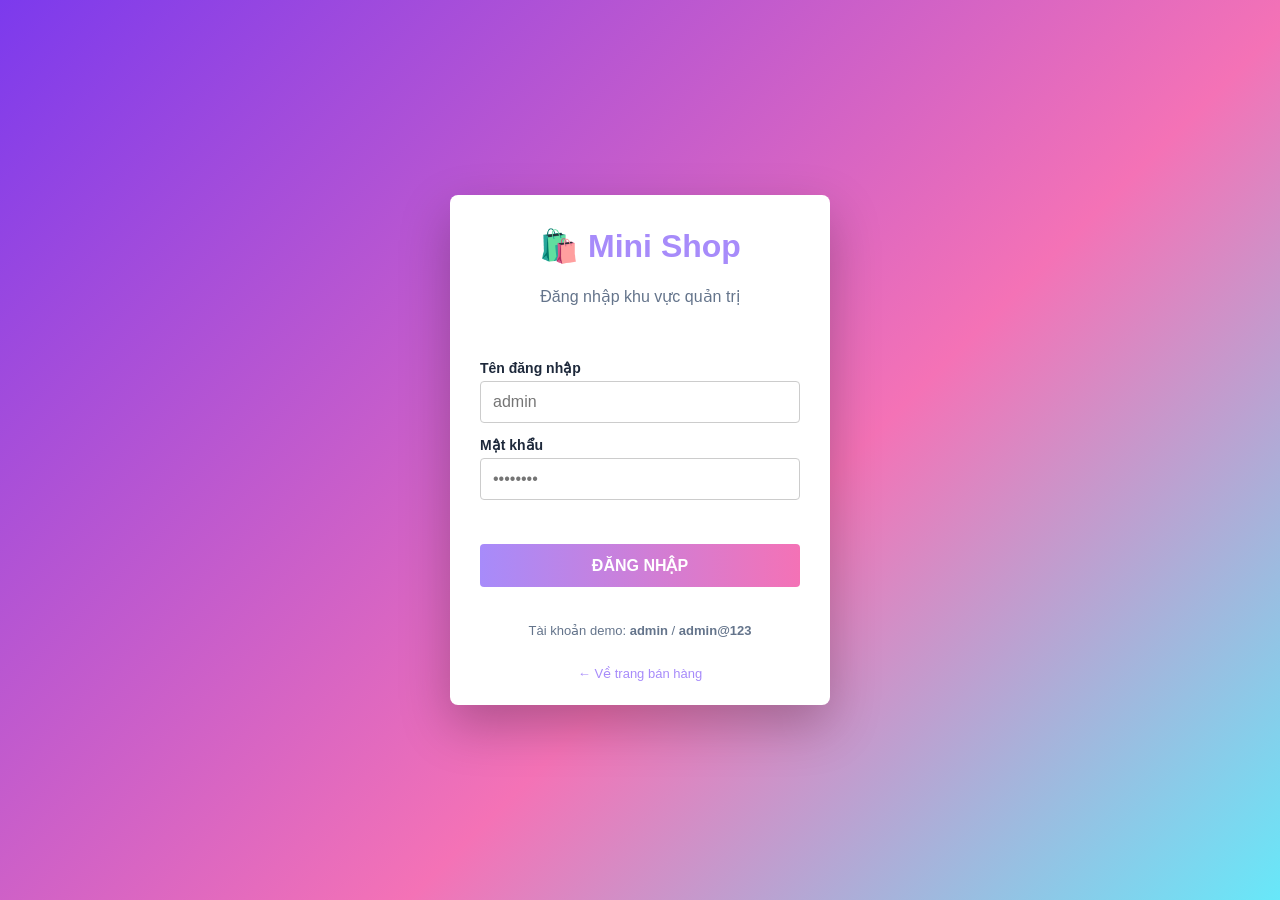
<file: admin.html>
<!DOCTYPE html>
<html lang="vi">
<head>
    <meta charset="utf-8" />
    <meta name="viewport" content="width=device-width, initial-scale=1" />
    <title>Quản trị đơn hàng - Mini Shop</title>
    <link rel="stylesheet" href="css/admin.css" />
</head>
<body class="admin-page">
    <script src="js/admin.js"></script>
    <script>
        // chua dang nhap thi chuyen ve man hinh dang nhap
        require_login();
    </script>

    <header class="topbar">
        <h1>🛍️ Mini Shop <span>Admin</span></h1>
        <div class="who">
            <span id="spUser"></span>
            <button type="button" id="btnLogout">Đăng xuất</button>
        </div>
    </header>

    <div class="wrap">
        <aside class="side">
            <nav aria-label="Menu quản trị">
                <a href="#stats" data-view="stats" class="active">📊 Thống kê</a>
                <a href="#orders" data-view="orders">🧾 Đơn hàng</a>
                <a href="#products" data-view="products">🏆 Sản phẩm bán chạy</a>
                <a href="index.html">🏬 Xem cửa hàng</a>
            </nav>
        </aside>

        <main>
            <!-- ============ MÀN HÌNH 1: THỐNG KÊ ============ -->
            <div class="view" id="view-stats">
                <section id="sec-stats">
                    <h2>Thống kê đơn hàng</h2>
                    <div class="stats" id="divStats"></div>
                </section>

                <section id="sec-charts" class="two">
                    <article class="panel">
                        <h3>Doanh thu theo ngày (USD)</h3>
                        <div id="chartDays" class="bars"></div>
                    </article>
                    <article class="panel">
                        <h3>Doanh thu theo hình thức thanh toán</h3>
                        <div id="chartPay" class="hbars"></div>
                    </article>
                </section>
            </div>

            <!-- ============ MÀN HÌNH 2: QUẢN LÝ ĐƠN HÀNG ============ -->
            <div class="view" id="view-orders" hidden>
                <section>
                    <h2>Quản lý đơn hàng</h2>
                    <div class="stats" id="ordStats"></div>
                </section>

                <section class="panel">
                    <div class="tabs" id="ordTabs" role="tablist"></div>

                    <div class="toolbar">
                        <input type="search" id="txtFind" placeholder="🔍 Tìm mã đơn / khách hàng..." />
                        <label>Từ ngày <input type="date" id="dateFrom" /></label>
                        <label>Đến ngày <input type="date" id="dateTo" /></label>
                        <select id="cbSort" aria-label="Sắp xếp">
                            <option value="date_desc">Mới nhất trước</option>
                            <option value="date_asc">Cũ nhất trước</option>
                            <option value="total_desc">Tổng tiền giảm dần</option>
                            <option value="total_asc">Tổng tiền tăng dần</option>
                        </select>
                        <button type="button" class="btn small" id="btnClearFilter">Xóa lọc</button>
                        <button type="button" class="btn" id="btnExport">⬇ Xuất CSV</button>
                    </div>
                    <p class="count" id="ordCount"></p>

                    <div class="table-wrap">
                        <table>
                            <thead>
                                <tr>
                                    <th>Mã đơn</th>
                                    <th>Ngày tạo</th>
                                    <th>Khách hàng</th>
                                    <th>Nhân viên</th>
                                    <th>Thanh toán</th>
                                    <th>Số SP</th>
                                    <th>Tổng tiền</th>
                                    <th>Trạng thái</th>
                                    <th></th>
                                </tr>
                            </thead>
                            <tbody id="tbOrders"></tbody>
                        </table>
                    </div>
                </section>
            </div>

            <!-- ============ MÀN HÌNH 3: SẢN PHẨM BÁN CHẠY ============ -->
            <div class="view" id="view-products" hidden>
                <section>
                    <h2>Sản phẩm bán chạy</h2>
                    <div class="stats" id="prodStats"></div>
                </section>

                <section class="panel">
                    <div class="toolbar">
                        <label>Hiển thị
                            <select id="cbTop">
                                <option value="5">Top 5</option>
                                <option value="10">Top 10</option>
                                <option value="0" selected>Tất cả</option>
                            </select>
                        </label>
                        <label>Xếp theo
                            <select id="cbSortProd">
                                <option value="qty">Số lượng bán</option>
                                <option value="revenue">Doanh thu</option>
                            </select>
                        </label>
                        <span class="note">Không tính các đơn đã hủy</span>
                    </div>
                    <div class="table-wrap">
                        <table>
                            <thead>
                                <tr>
                                    <th>Hạng</th>
                                    <th>Mã SP</th>
                                    <th>Tên sản phẩm</th>
                                    <th>Số đơn</th>
                                    <th>Số lượng bán</th>
                                    <th>Doanh thu</th>
                                    <th>Tỷ trọng doanh thu</th>
                                </tr>
                            </thead>
                            <tbody id="tbTop"></tbody>
                        </table>
                    </div>
                </section>
            </div>
        </main>
    </div>
    <dialog id="dlgOrder">
        <div id="dlgBody"></div>
        <form method="dialog"><button class="btn">Đóng</button></form>
    </dialog>

    <script>
        init_admin("datasets/carts.xml", "datasets/customers.json", "datasets/employees.json");
    </script>
</body>
</html>
</file>
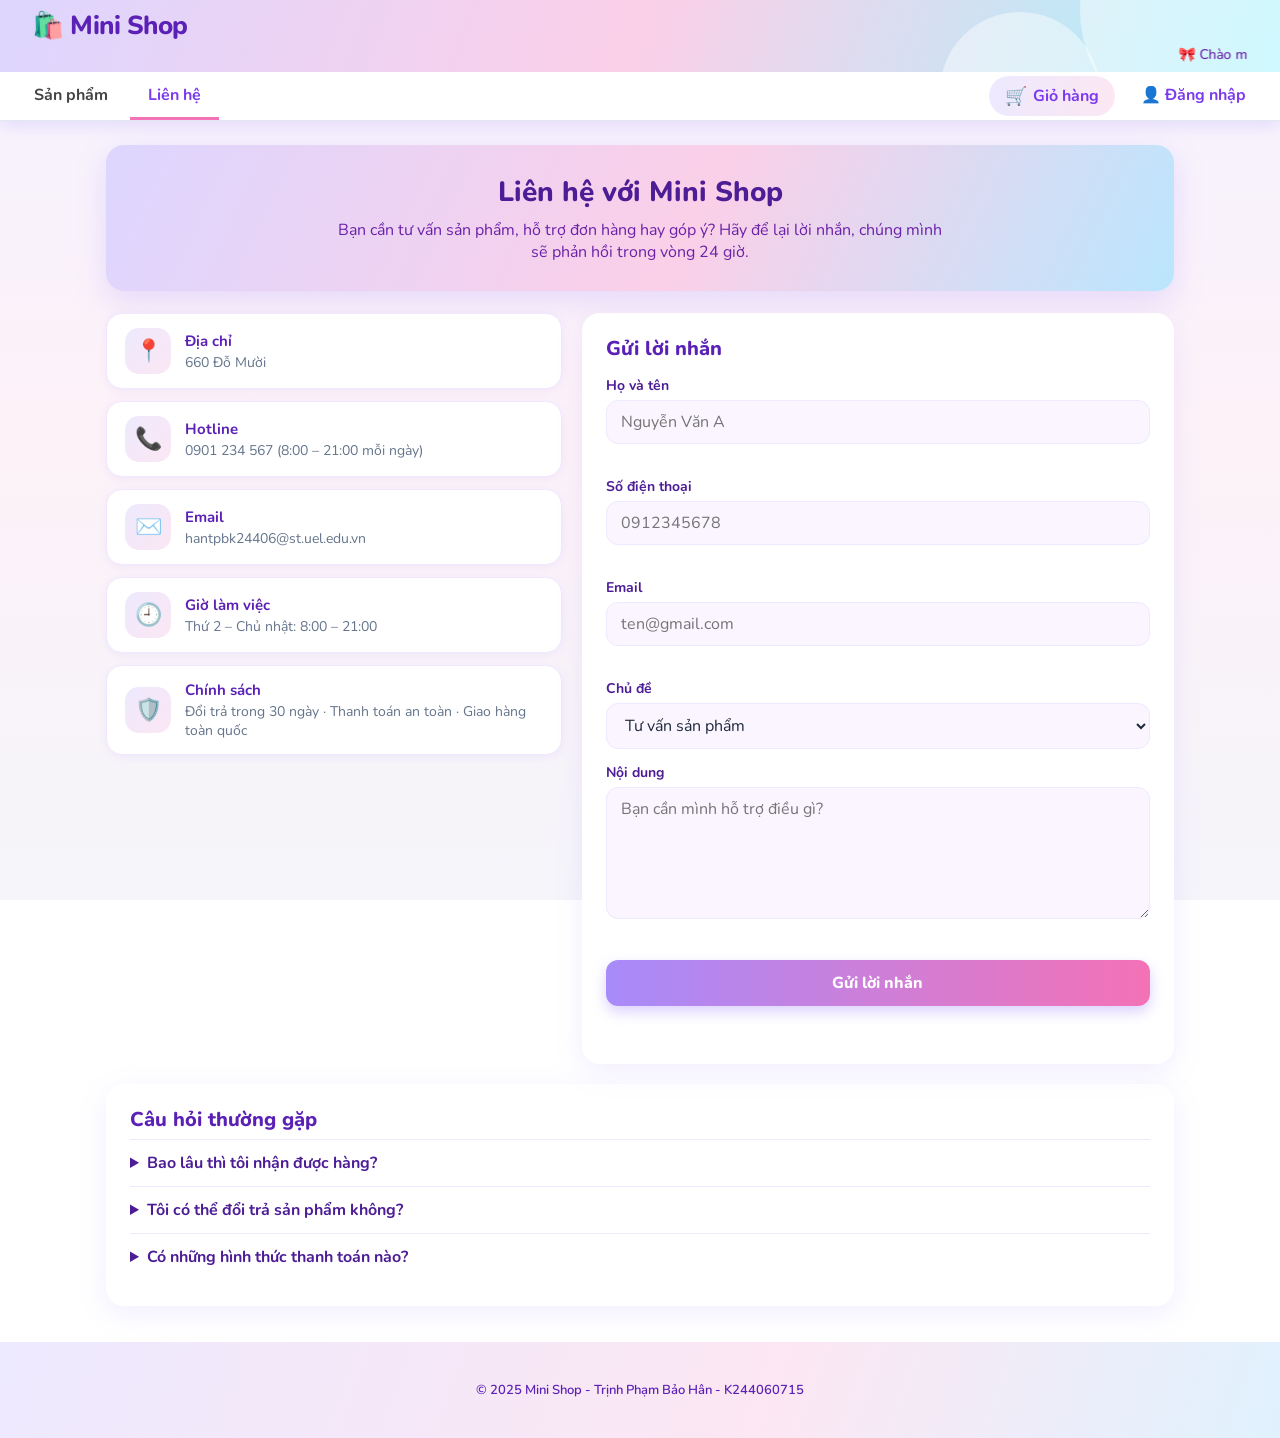
<file: contact.html>
<!DOCTYPE html>
<html lang="vi">
<head>
    <meta charset="utf-8" />
    <meta name="viewport" content="width=device-width, initial-scale=1" />
    <title>Liên hệ - Mini Shop</title>
    <link rel="preconnect" href="https://fonts.googleapis.com" />
    <link href="https://fonts.googleapis.com/css2?family=Nunito:wght@400;600;700;800&display=swap" rel="stylesheet" />
    <link rel="stylesheet" href="css/main.css" />
</head>
<body>

    <div class="site-top">
        <header class="site-header">
            <h1>Mini Shop</h1>
            <marquee class="slogan" direction="left" behavior="scroll" scrollamount="5" onmouseover="this.stop()" onmouseout="this.start()">
                🎀 Chào mừng đến Mini Shop – Cửa hàng bán hàng giả lập &nbsp;•&nbsp; 🚚 Miễn phí vận chuyển cho đơn từ $100 &nbsp;•&nbsp; 💜 Giảm giá đến 20% cho nhiều sản phẩm &nbsp;•&nbsp; ⭐ Đánh giá thật từ khách hàng
            </marquee>
        </header>
        <nav class="site-nav" aria-label="Menu chính">
            <ul>
                <li><a href="index.html">Sản phẩm</a></li>
                <li><a href="contact.html" class="active">Liên hệ</a></li>
                <li class="cart-wrap"><a href="index.html"><span class="cart-ico">🛒</span> Giỏ hàng</a></li>
                <li class="login-wrap"><a href="login.html">👤 Đăng nhập</a></li>
            </ul>
        </nav>
    </div>

    <main class="contact">
        <section class="contact-intro">
            <h2>Liên hệ với Mini Shop</h2>
            <p>Bạn cần tư vấn sản phẩm, hỗ trợ đơn hàng hay góp ý? Hãy để lại lời nhắn, chúng mình sẽ phản hồi trong vòng 24 giờ.</p>
        </section>

        <div class="contact-grid">
            <!-- Thông tin cửa hàng -->
            <aside class="contact-info">
                <article class="info-card">
                    <span class="ic">📍</span>
                    <div><h3>Địa chỉ</h3><p>660 Đỗ Mười</p></div>
                </article>
                <article class="info-card">
                    <span class="ic">📞</span>
                    <div><h3>Hotline</h3><p>0901 234 567 (8:00 – 21:00 mỗi ngày)</p></div>
                </article>
                <article class="info-card">
                    <span class="ic">✉️</span>
                    <div><h3>Email</h3><p>hantpbk24406@st.uel.edu.vn</p></div>
                </article>
                <article class="info-card">
                    <span class="ic">🕘</span>
                    <div><h3>Giờ làm việc</h3><p>Thứ 2 – Chủ nhật: 8:00 – 21:00</p></div>
                </article>
                <article class="info-card">
                    <span class="ic">🛡️</span>
                    <div><h3>Chính sách</h3><p>Đổi trả trong 30 ngày · Thanh toán an toàn · Giao hàng toàn quốc</p></div>
                </article>
            </aside>

            <!-- Form liên hệ -->
            <section class="contact-form">
                <h3>Gửi lời nhắn</h3>
                <form id="frmContact" novalidate>
                    <label for="ctName">Họ và tên</label>
                    <input type="text" id="ctName" name="fullName" placeholder="Nguyễn Văn A" autocomplete="off" />
                    <span class="err" id="err_fullName"></span>

                    <label for="ctPhone">Số điện thoại</label>
                    <input type="tel" id="ctPhone" name="phone" placeholder="0912345678" autocomplete="off" />
                    <span class="err" id="err_phone"></span>

                    <label for="ctEmail">Email</label>
                    <input type="text" id="ctEmail" name="email" placeholder="ten@gmail.com" autocomplete="off" />
                    <span class="err" id="err_email"></span>

                    <label for="ctTopic">Chủ đề</label>
                    <select id="ctTopic" name="topic">
                        <option>Tư vấn sản phẩm</option>
                        <option>Hỗ trợ đơn hàng</option>
                        <option>Đổi trả / bảo hành</option>
                        <option>Góp ý khác</option>
                    </select>

                    <label for="ctMsg">Nội dung</label>
                    <textarea id="ctMsg" name="message" rows="5" placeholder="Bạn cần mình hỗ trợ điều gì?"></textarea>
                    <span class="err" id="err_message"></span>

                    <button type="submit" class="send">Gửi lời nhắn</button>
                    <p class="sent" id="pSent" role="status"></p>
                </form>
            </section>
        </div>

        <section class="faq">
            <h3>Câu hỏi thường gặp</h3>
            <details>
                <summary>Bao lâu thì tôi nhận được hàng?</summary>
                <p>Nội thành TP.HCM và Hà Nội nhận hàng trong 1–2 ngày, các tỉnh khác từ 3–5 ngày làm việc.</p>
            </details>
            <details>
                <summary>Tôi có thể đổi trả sản phẩm không?</summary>
                <p>Được. Shop hỗ trợ đổi trả trong 30 ngày nếu sản phẩm còn nguyên tem mác và chưa qua sử dụng.</p>
            </details>
            <details>
                <summary>Có những hình thức thanh toán nào?</summary>
                <p>Tiền mặt khi nhận hàng, chuyển khoản, ví MoMo và thẻ tín dụng.</p>
            </details>
        </section>
    </main>

    <footer class="site-footer">
        <p>&copy; 2025 Mini Shop - Trịnh Phạm Bảo Hân - K244060715</p>
    </footer>

    <script src="js/contact.js"></script>
</body>
</html>
</file>
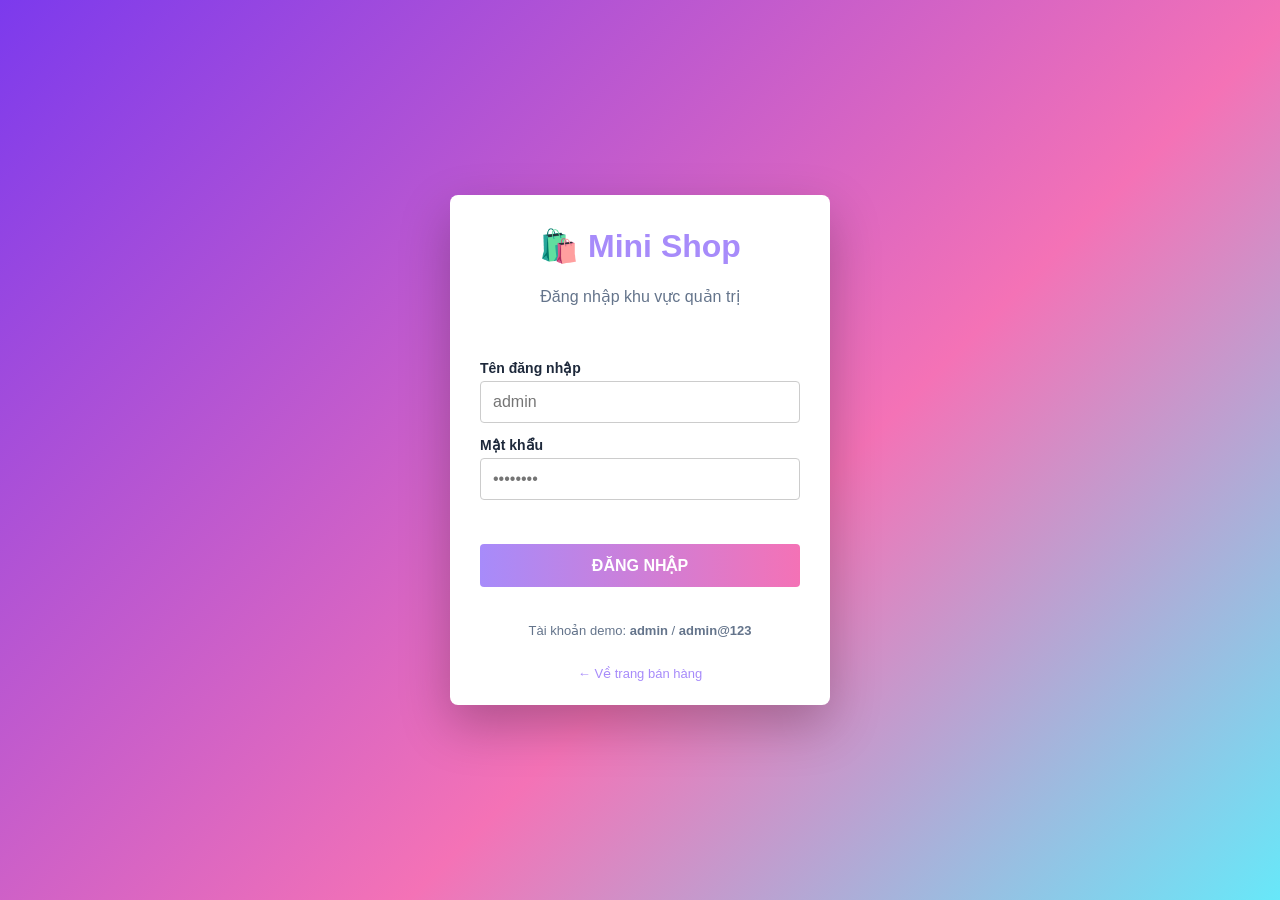
<file: login.html>
<!DOCTYPE html>
<html lang="vi">
<head>
    <meta charset="utf-8" />
    <meta name="viewport" content="width=device-width, initial-scale=1" />
    <title>Đăng nhập quản trị - Mini Shop</title>
    <link rel="stylesheet" href="css/admin.css" />
</head>
<body class="login-page">
    <main class="login-box">
        <h1>🛍️ Mini Shop</h1>
        <p class="sub">Đăng nhập khu vực quản trị</p>
        <form id="frmLogin" novalidate>
            <label for="txtUser">Tên đăng nhập</label>
            <input type="text" id="txtUser" name="username" placeholder="admin" required autocomplete="username" />

            <label for="txtPass">Mật khẩu</label>
            <input type="password" id="txtPass" name="password" placeholder="••••••••" required autocomplete="current-password" />

            <p id="pError" class="error" role="alert"></p>
            <button type="submit">Đăng nhập</button>
        </form>
        <p class="hint">Tài khoản demo: <strong>admin</strong> / <strong>admin@123</strong></p>
        <p class="back"><a href="index.html">← Về trang bán hàng</a></p>
    </main>

    <script src="js/admin.js"></script>
    <script>
        init_login("datasets/employees.json", "frmLogin", "pError");
    </script>
</body>
</html>
</file>
<file: css/admin.css>
:root { --primary: #a78bfa; --primary-dark: #7c3aed; --ink: #1e293b; --muted: #64748b; --line: #e5e7eb; --bg: #f3f4f6; }
* { box-sizing: border-box; }
body { margin: 0; font-family: "Segoe UI", Tahoma, Arial, sans-serif; background: var(--bg); color: var(--ink); }
button { font: inherit; cursor: pointer; }

/* ---------- man hinh dang nhap ---------- */
.login-page { min-height: 100vh; display: grid; place-items: center; background: linear-gradient(135deg, #7c3aed, #f472b6 60%, #67e8f9); padding: 16px; }
.login-box { width: 380px; max-width: 100%; background: #fff; border-radius: 8px; padding: 32px 30px 24px; box-shadow: 0 20px 50px rgba(0, 0, 0, .25); }
.login-box h1 { margin: 0; text-align: center; color: var(--primary); }
.login-box .sub { margin: 4px 0 22px; text-align: center; color: var(--muted); }
.login-box label { display: block; margin: 14px 0 5px; font-weight: 600; font-size: 14px; }
.login-box input { width: 100%; padding: 11px 12px; border: 1px solid #ccc; border-radius: 4px; font: inherit; }
.login-box input:focus { outline: none; border-color: var(--primary); box-shadow: 0 0 0 3px rgba(139, 92, 246, .15); }
.login-box button { width: 100%; margin-top: 6px; padding: 12px; border: 0; border-radius: 4px; background: var(--primary); color: #fff; font-weight: 700; text-transform: uppercase; }
.login-box button:hover { background: var(--primary-dark); }
.error { min-height: 20px; margin: 10px 0 8px; color: #dc2626; font-size: 13px; }
.hint { margin: 18px 0 4px; text-align: center; font-size: 13px; color: var(--muted); }
.back { text-align: center; margin: 6px 0 0; font-size: 13px; }
.back a { color: var(--primary); text-decoration: none; }

/* ---------- admin ---------- */
.topbar { display: flex; justify-content: space-between; align-items: center; padding: 14px 28px; background: linear-gradient(120deg, #7c3aed, #a78bfa 45%, #f472b6 80%, #67e8f9); color: #fff; }
.topbar h1 { margin: 0; font-size: 22px; }
.topbar h1 span { margin-left: 6px; padding: 2px 10px; font-size: 12px; border-radius: 20px; background: rgba(255, 255, 255, .25); vertical-align: 3px; }
.who { display: flex; align-items: center; gap: 12px; }
.who button { padding: 7px 16px; border: 1px solid rgba(255, 255, 255, .7); border-radius: 4px; background: transparent; color: #fff; }
.who button:hover { background: rgba(255, 255, 255, .2); }

.wrap { display: flex; gap: 20px; max-width: 1380px; margin: 20px auto; padding: 0 16px; align-items: flex-start; }
.side { width: 220px; flex-shrink: 0; position: sticky; top: 12px; background: #fff; border-radius: 6px; box-shadow: 0 1px 3px rgba(0, 0, 0, .1); overflow: hidden; }
.side a { display: block; padding: 13px 18px; color: #333; text-decoration: none; border-left: 4px solid transparent; }
.side a:hover, .side a.active { background: #f5f3ff; color: var(--primary); border-left-color: var(--primary); }
main { flex: 1; min-width: 0; display: flex; flex-direction: column; gap: 18px; }
main h2 { margin: 0 0 12px; }

.stats { display: grid; grid-template-columns: repeat(3, 1fr); gap: 14px; }
.stat { display: flex; flex-direction: column; gap: 6px; background: #fff; border-radius: 6px; padding: 16px 18px; border-left: 5px solid; box-shadow: 0 1px 3px rgba(0, 0, 0, .1); }
.stat span { color: var(--muted); font-size: 13px; }
.stat strong { font-size: 26px; }
.stat.blue { border-color: #3b82f6; } .stat.green { border-color: #22c55e; } .stat.orange { border-color: #f59e0b; }
.stat.red { border-color: #ef4444; } .stat.purple { border-color: #a78bfa; }

.panel { background: #fff; border-radius: 6px; padding: 18px 20px; box-shadow: 0 1px 3px rgba(0, 0, 0, .1); }
.panel h3 { margin: 0 0 14px; font-size: 16px; }
.two { display: grid; grid-template-columns: 1fr 1fr; gap: 18px; }
.panel-head { display: flex; justify-content: space-between; align-items: center; flex-wrap: wrap; gap: 10px; margin-bottom: 4px; }
.panel-head h3 { margin: 0; }
.filters { display: flex; gap: 8px; }
.filters input, .filters select { padding: 8px 10px; border: 1px solid #ccc; border-radius: 4px; font: inherit; }

/* bieu do */
.bars { display: flex; align-items: flex-end; gap: 10px; height: 210px; padding-top: 20px; }
.bars .bar { flex: 1; height: 100%; display: flex; flex-direction: column; justify-content: flex-end; align-items: center; min-width: 0; }
.bars .bar em { font-style: normal; font-size: 11px; color: var(--muted); margin-bottom: 3px; }
.bars .fill { width: 70%; min-height: 3px; background: linear-gradient(#f472b6, var(--primary)); border-radius: 4px 4px 0 0; }
.bars .bar span { margin-top: 6px; font-size: 12px; color: var(--muted); }
.hbars { display: flex; flex-direction: column; gap: 14px; }
.hbars .bar { display: grid; grid-template-columns: 110px 1fr 80px; align-items: center; gap: 10px; font-size: 13px; }
.hbars .track { height: 16px; background: #f1f5f9; border-radius: 8px; overflow: hidden; }
.hbars .fill { height: 100%; background: linear-gradient(90deg, #f472b6, var(--primary)); border-radius: 8px; }
.hbars em { font-style: normal; font-weight: 600; text-align: right; }

/* bang */
.table-wrap { overflow-x: auto; }
table { width: 100%; border-collapse: collapse; }
th { text-align: left; padding: 10px 12px; background: #fafafa; border-bottom: 2px solid var(--primary); font-size: 13px; color: #444; white-space: nowrap; }
td { padding: 10px 12px; border-bottom: 1px solid var(--line); font-size: 14px; }
tbody tr:hover { background: #faf5ff; }
.num { text-align: right; font-weight: 600; white-space: nowrap; }
.empty { text-align: center; color: var(--muted); padding: 24px; }
select.st { padding: 5px 8px; border: 1px solid transparent; border-radius: 20px; font-weight: 600; font-size: 12px; }
select.st.paid { background: #dcfce7; color: #15803d; }
select.st.pending { background: #fef3c7; color: #b45309; }
select.st.cancelled { background: #fee2e2; color: #b91c1c; }
.btn { padding: 8px 20px; border: 0; border-radius: 4px; background: var(--primary); color: #fff; font-weight: 600; }
.btn.small { padding: 5px 12px; font-size: 12px; background: #fff; color: var(--primary); border: 1px solid var(--primary); }
.btn.small:hover { background: var(--primary); color: #fff; }

dialog { border: 0; border-radius: 8px; padding: 24px; width: min(640px, 94vw); box-shadow: 0 20px 50px rgba(0, 0, 0, .35); }
dialog::backdrop { background: rgba(15, 23, 42, .55); }
dialog h3 { margin: 0 0 6px; }
dialog .meta { margin: 0 0 14px; font-size: 13px; color: var(--muted); }
dialog .total { text-align: right; font-size: 16px; }
dialog .total strong { color: var(--primary); font-size: 20px; }
dialog form { margin-top: 12px; }

@media (max-width: 1024px) {
    .wrap { flex-direction: column; }
    .side { width: 100%; position: static; display: flex; overflow-x: auto; }
    .side a { white-space: nowrap; border-left: 0; border-bottom: 3px solid transparent; }
    .stats { grid-template-columns: repeat(2, 1fr); }
    .two { grid-template-columns: 1fr; }
}
@media (max-width: 600px) { .stats { grid-template-columns: 1fr; } .topbar { padding: 12px 16px; } }

/* bang mau hong - tim - xanh bien */
body.admin-page { background: linear-gradient(180deg, #f5f3ff, #fdf2f8 500px, #f5f5fa) fixed; }
.btn, .login-box button { background: linear-gradient(90deg, #a78bfa, #f472b6); }
.btn.small { background: #fff; }
.stat.blue { border-color: #67e8f9; } .stat.green { border-color: #34d399; } .stat.orange { border-color: #f472b6; }
.stat.red { border-color: #f43f5e; } .stat.purple { border-color: #a78bfa; }
.bars .fill, .hbars .fill { background: linear-gradient(180deg, #67e8f9, #a78bfa); }
.hbars .fill { background: linear-gradient(90deg, #a78bfa, #f472b6); }

/* ================= Cac man hinh admin: Don hang / San pham ban chay ================= */
.view { display: flex; flex-direction: column; gap: 18px; }
.view[hidden] { display: none; }
.side a { transition: .15s; }
.side a.active { font-weight: 700; }

.tabs { display: flex; gap: 8px; flex-wrap: wrap; margin-bottom: 14px; padding-bottom: 12px; border-bottom: 1px solid var(--line); }
.tab { padding: 8px 16px; border: 1.5px solid #ede9fe; border-radius: 20px; background: #fff; color: #5b21b6; font-weight: 700; font-size: 13px; transition: .15s; }
.tab span { display: inline-block; min-width: 22px; margin-left: 4px; padding: 0 7px; border-radius: 10px; background: #f3e8ff; color: #7c3aed; font-size: 12px; text-align: center; }
.tab:hover { border-color: #a78bfa; }
.tab.active { background: linear-gradient(90deg, #a78bfa, #f472b6); border-color: transparent; color: #fff; box-shadow: 0 4px 12px rgba(167, 139, 250, .4); }
.tab.active span { background: rgba(255, 255, 255, .3); color: #fff; }

.toolbar { display: flex; flex-wrap: wrap; align-items: center; gap: 10px; margin-bottom: 8px; }
.toolbar input, .toolbar select { padding: 8px 10px; border: 1.5px solid #ede9fe; border-radius: 10px; font: inherit; background: #faf5ff; }
.toolbar input:focus, .toolbar select:focus { outline: none; border-color: #a78bfa; background: #fff; }
.toolbar input[type=search] { min-width: 240px; flex: 1; }
.toolbar label { display: flex; align-items: center; gap: 6px; font-size: 13px; color: var(--muted); font-weight: 600; }
.toolbar .note { margin-left: auto; font-size: 12px; color: var(--muted); }
.count { margin: 4px 0 10px; font-size: 13px; color: var(--muted); }
.count strong { color: #7c3aed; }

.stat strong.best { font-size: 16px; line-height: 1.3; }
.rank { font-size: 20px; text-align: center; width: 60px; }
.share { display: flex; align-items: center; gap: 10px; min-width: 170px; }
.share .track { flex: 1; height: 10px; background: #f3e8ff; border-radius: 6px; overflow: hidden; }
.share .fill { height: 100%; border-radius: 6px; background: linear-gradient(90deg, #a78bfa, #f472b6); }
.share em { font-style: normal; font-size: 12px; font-weight: 700; color: #7c3aed; width: 46px; text-align: right; }
tbody tr:hover { background: #faf5ff; }
@media (max-width: 600px) { .toolbar input[type=search] { min-width: 100%; } .toolbar .note { margin-left: 0; } }
</file>
<file: css/main.css>
:root {
    --primary: #a78bfa;
    --primary-dark: #7c3aed;
    --accent: #f472b6;
    --ink: #1e293b;
    --muted: #64748b;
    --line: #e2e8f0;
    --bg: #f5f5f5;
    --card: #ffffff;
}

* { box-sizing: border-box; }
body {
    margin: 0;
    font-family: "Segoe UI", Tahoma, Arial, sans-serif;
    background: var(--bg);
    color: var(--ink);
}

/* ---------- header / nav ---------- */
.site-header {
    background: linear-gradient(120deg, var(--primary-dark), var(--primary) 60%, #f472b6);
    color: #fff;
    padding: 26px 32px;
}
.site-header h1 { margin: 0; font-size: 30px; letter-spacing: .5px; }
.site-header p { margin: 6px 0 0; opacity: .85; }

.site-nav { background: #fff; border-bottom: 1px solid var(--line); box-shadow: 0 2px 8px rgba(15, 23, 42, .05); }
.site-nav ul { list-style: none; margin: 0 auto; padding: 0 16px; display: flex; gap: 4px; max-width: 1280px; }
.site-nav a {
    display: block; padding: 14px 18px; color: var(--muted); text-decoration: none; font-weight: 600;
    border-bottom: 3px solid transparent; transition: .15s;
}
.site-nav a:hover { color: var(--primary); }
.site-nav a.active { color: var(--primary); border-bottom-color: var(--primary); }

/* ---------- layout ---------- */
.layout { display: flex; gap: 24px; max-width: 1280px; margin: 24px auto; padding: 0 16px; align-items: flex-start; }
main { flex: 1; min-width: 0; }

/* ---------- sidebar / form ---------- */
.sidebar { width: 290px; flex-shrink: 0; position: sticky; top: 12px; }
.sidebar fieldset {
    background: var(--card); border: 0; border-radius: 16px; margin: 0; padding: 8px 20px 20px;
    box-shadow: 0 8px 24px rgba(15, 23, 42, .08);
}
.sidebar legend {
    font-weight: 700; font-size: 16px; color: #fff; background: var(--primary);
    padding: 6px 16px; border-radius: 20px;
}
.sidebar label { display: block; margin: 14px 0 6px; font-size: 13px; font-weight: 600; color: var(--muted); text-transform: uppercase; letter-spacing: .4px; }
.sidebar input[type=search], .sidebar input[type=text], .sidebar input[type=number], .sidebar select {
    width: 100%; padding: 9px 12px; border: 1.5px solid var(--line); border-radius: 10px;
    font: inherit; color: var(--ink); background: #f8fafc; transition: .15s;
}
.sidebar input:focus, .sidebar select:focus {
    outline: none; border-color: var(--primary); background: #fff; box-shadow: 0 0 0 3px rgba(139, 92, 246, .15);
}
.sidebar input[type=range] { width: 100%; accent-color: var(--primary); }
.sidebar output { color: var(--primary); font-weight: 700; }
.sidebar .row { display: flex; align-items: center; gap: 8px; color: var(--muted); }
.sidebar .chk { font-weight: 500; text-transform: none; letter-spacing: 0; font-size: 14px; color: var(--ink); display: flex; align-items: center; gap: 8px; cursor: pointer; }
.sidebar .chk input { accent-color: var(--primary); width: 16px; height: 16px; }
.req { color: var(--accent); }

/* trang thai validation cua HTML5 */
.sidebar input:invalid, .sidebar select:invalid { border-color: var(--accent); background: #fff1f2; }
.sidebar input:valid:not(:placeholder-shown) { border-color: #22c55e; }

.actions { display: flex; gap: 10px; margin-top: 20px; }
.actions button {
    flex: 1; padding: 11px; border: 0; border-radius: 10px; background: var(--primary); color: #fff;
    font: inherit; font-weight: 600; cursor: pointer; transition: .15s;
}
.actions button:hover { background: var(--primary-dark); transform: translateY(-1px); }
.actions button.secondary { background: #e2e8f0; color: var(--ink); }
.actions button.secondary:hover { background: #cbd5e1; }

/* ---------- danh sach san pham ---------- */
.products {
    background: var(--card); border-radius: 16px; padding: 22px 24px;
    box-shadow: 0 8px 24px rgba(15, 23, 42, .08);
}
.products h2 { margin: 0 0 4px; font-size: 22px; }
#pResult { margin: 0 0 16px; color: var(--muted); font-size: 14px; }
#pResult strong { color: var(--primary); }
.empty { grid-column: 1 / -1; text-align: center; color: var(--muted); padding: 30px 0; }

/* Cau 3: CSS Grid - Desktop 4 cot, Tablet 2 cot, Mobile 1 cot */
.grid { display: grid; grid-template-columns: repeat(4, 1fr); gap: 18px; }
@media (max-width: 1024px) { .grid { grid-template-columns: repeat(2, 1fr); } }
@media (max-width: 600px)  { .grid { grid-template-columns: 1fr; } }

.card {
    display: flex; flex-direction: column; background: #fff; border: 1px solid var(--line);
    border-radius: 14px; overflow: hidden; transition: transform .2s, box-shadow .2s;
}
.card:hover { transform: translateY(-4px); box-shadow: 0 14px 28px rgba(139, 92, 246, .18); }

.thumb { position: relative; height: 200px; background: #fff; padding: 14px; border-bottom: 1px solid var(--line); }
.thumb img { width: 100%; height: 100%; object-fit: contain; transition: transform .25s; }
.card:hover .thumb img { transform: scale(1.06); }
/* the <span> sao trung binh chen len anh (tao bang JS) */
.stars {
    position: absolute; left: 10px; top: 10px; padding: 3px 10px; border-radius: 20px;
    background: rgba(15, 23, 42, .85); color: #fbbf24; font-size: 13px; font-weight: 700;
}
.stars small { color: #cbd5e1; font-weight: 400; }
.stars.none { color: #cbd5e1; font-weight: 400; font-size: 12px; }
.sale { position: absolute; right: 10px; top: 10px; padding: 3px 9px; border-radius: 20px; background: var(--accent); color: #fff; font-size: 12px; font-weight: 700; }

.info { padding: 12px 14px 4px; flex: 1; }
.info h3 {
    margin: 0 0 8px; font-size: 14px; line-height: 1.35; min-height: 38px;
    display: -webkit-box; -webkit-line-clamp: 2; -webkit-box-orient: vertical; overflow: hidden;
}
.meta { margin: 0 0 8px; font-size: 13px; color: var(--muted); }
.tag { display: inline-block; padding: 2px 9px; margin-right: 6px; border-radius: 20px; background: #f5f3ff; color: var(--primary); font-size: 12px; font-weight: 600; }
.dot { display: inline-block; width: 13px; height: 13px; margin-right: 5px; border-radius: 50%; border: 1px solid rgba(0, 0, 0, .2); vertical-align: -2px; }
.price { margin: 0; font-size: 20px; font-weight: 700; color: var(--accent); }
.price del { margin-left: 8px; color: #94a3b8; font-size: 13px; font-weight: 400; }
.stock { margin: 4px 0 0; font-size: 12px; color: var(--muted); }
.stock.low { color: #dc2626; font-weight: 700; }
.stock.low::after { content: " ⚠ sắp hết"; }

.btns { display: grid; grid-template-columns: 1fr 1fr; gap: 8px; padding: 12px 14px 14px; }
.btns button { padding: 9px 6px; border: 0; border-radius: 9px; font: inherit; font-size: 13px; font-weight: 600; cursor: pointer; transition: .15s; }
.b-add { grid-column: 1 / -1; background: var(--primary); color: #fff; }
.b-add:hover { background: var(--primary-dark); }
.b-quick { background: #f5f3ff; color: var(--primary); }
.b-quick:hover { background: #ede9fe; }
.b-rating { background: #fffbeb; color: #b45309; }
.b-rating:hover { background: #fef3c7; }

/* Cau 3: Skeleton Loading bang CSS3 animation */
.skeleton { padding: 14px; gap: 10px; pointer-events: none; }
.sk {
    border-radius: 8px;
    background: linear-gradient(90deg, #e2e8f0 25%, #f1f5f9 50%, #e2e8f0 75%);
    background-size: 200% 100%;
    animation: shimmer 1.3s infinite linear;
}
.sk-img { height: 170px; }
.sk-line { height: 14px; }
.sk-line.short { width: 70%; }
.sk-line.shorter { width: 40%; }
.sk-btn { height: 36px; margin-top: 6px; }
@keyframes shimmer { from { background-position: 200% 0; } to { background-position: -200% 0; } }

/* gio hang, toast, dialog */
.cart-count { display: inline-block; min-width: 20px; padding: 0 6px; margin-left: 4px; border-radius: 10px; background: var(--accent); color: #fff; font-size: 12px; text-align: center; }
#toast {
    position: fixed; left: 50%; bottom: 30px; transform: translate(-50%, 30px); opacity: 0; pointer-events: none;
    background: #0f172a; color: #fff; padding: 12px 20px; border-radius: 10px; transition: .25s; z-index: 50;
}
#toast.show { opacity: 1; transform: translate(-50%, 0); }
dialog { border: 0; border-radius: 16px; padding: 24px; width: min(560px, 92vw); box-shadow: 0 20px 50px rgba(15, 23, 42, .35); }
dialog::backdrop { background: rgba(15, 23, 42, .55); backdrop-filter: blur(2px); }
dialog h3 { margin: 0 0 10px; }
dialog .close { margin-top: 14px; padding: 9px 22px; border: 0; border-radius: 9px; background: var(--primary); color: #fff; font: inherit; font-weight: 600; cursor: pointer; }
.qv { display: flex; gap: 18px; }
.qv img { width: 150px; height: 150px; object-fit: contain; border: 1px solid var(--line); border-radius: 10px; padding: 8px; }
.qv .desc { font-size: 14px; color: var(--muted); }
.avg { font-size: 22px; font-weight: 700; color: #d97706; margin: 0 0 8px; }
.avg small { font-size: 13px; color: var(--muted); font-weight: 400; }
.reviews { list-style: none; margin: 0; padding: 0; max-height: 320px; overflow: auto; }
.reviews li { padding: 10px 0; border-top: 1px solid var(--line); font-size: 14px; }
.rs { color: #f59e0b; letter-spacing: 1px; }
@media (max-width: 600px) { .qv { flex-direction: column; } }
/* ---------- footer ---------- */
.site-footer { text-align: center; padding: 22px; color: var(--muted); font-size: 13px; }

/* ---------- responsive ---------- */
@media (max-width: 1024px) {
    .layout { flex-direction: column; }
    .sidebar { width: 100%; position: static; }
    .products { overflow-x: auto; }
}

/* ================= lam dep them ================= */
body { background: var(--bg); background-attachment: fixed; }

.site-header { position: relative; overflow: hidden; }
.site-header::before, .site-header::after {
    content: ""; position: absolute; border-radius: 50%; background: rgba(255, 255, 255, .1);
}
.site-header::before { width: 260px; height: 260px; right: -60px; top: -120px; }
.site-header::after { width: 160px; height: 160px; right: 180px; bottom: -100px; }
.site-header h1::before { content: "🛍️ "; }

.site-nav { background: #fff; }

.sidebar fieldset, .products { border: 1px solid rgba(255, 255, 255, .8); }
.sidebar legend { box-shadow: 0 4px 10px rgba(139, 92, 246, .35); }

.products h2::before { content: ""; display: inline-block; width: 6px; height: 22px; margin-right: 10px; vertical-align: -4px; border-radius: 3px; background: linear-gradient(var(--primary), #f472b6); }

.actions button:not(.secondary) { box-shadow: 0 6px 14px rgba(139, 92, 246, .35); }
::selection { background: #ddd6fe; }

/* ================= phong cach Shopee / Lazada ================= */
body { background: var(--bg); }

.site-header { background: linear-gradient(120deg, #7c3aed, #a78bfa 40%, #f472b6 78%, #67e8f9); padding: 22px 32px 26px; }
.site-header h1 { font-size: 32px; font-weight: 800; letter-spacing: -.5px; }
.site-header::before, .site-header::after { background: rgba(255, 255, 255, .12); }

.site-nav { background: #fff; box-shadow: 0 1px 0 var(--line); }
.site-nav a { color: #444; }
.site-nav a:hover, .site-nav a.active { color: var(--primary); }

.sidebar fieldset, .products { border-radius: 4px; box-shadow: 0 1px 3px rgba(0, 0, 0, .1); border: 0; }
.sidebar legend { border-radius: 2px; background: var(--primary); box-shadow: none; text-transform: uppercase; font-size: 13px; letter-spacing: .5px; }
.sidebar input[type=search], .sidebar input[type=text], .sidebar input[type=number], .sidebar select { border-radius: 2px; background: #fff; border: 1px solid #dcdcdc; }
.sidebar input:focus, .sidebar select:focus { border-color: var(--primary); box-shadow: none; }
.sidebar label { text-transform: none; letter-spacing: 0; color: #333; font-size: 14px; }
.actions button { border-radius: 2px; text-transform: uppercase; font-size: 13px; box-shadow: none !important; }
.actions button:hover { transform: none; }
.actions button.secondary { background: #fff; border: 1px solid #ccc; color: #555; }

.products { padding: 18px 20px; }
.products h2 { font-size: 18px; text-transform: uppercase; color: var(--primary); border-bottom: 2px solid var(--primary); padding-bottom: 12px; margin-bottom: 12px; }
.products h2::before { display: none; }

.grid { gap: 10px; }
.card { border-radius: 4px; border: 1px solid transparent; box-shadow: 0 1px 2px rgba(0, 0, 0, .1); }
.card:hover { transform: translateY(-2px); border-color: var(--primary); box-shadow: 0 4px 12px rgba(0, 0, 0, .15); }
.thumb { border-bottom: 0; background: #fafafa; }
.stars { left: 0; top: 10px; border-radius: 0 10px 10px 0; background: #fff7e0; color: #f59e0b; box-shadow: 0 1px 3px rgba(0, 0, 0, .15); }
.stars small { color: #888; }
.stars.none { color: #999; }
.sale { right: 0; top: 0; border-radius: 0 0 0 6px; background: #ffd839; color: var(--primary); padding: 6px 8px; font-size: 12px; }
.info h3 { font-weight: 500; font-size: 14px; color: #222; }
.tag { border-radius: 2px; background: transparent; border: 1px solid var(--primary); color: var(--primary); padding: 1px 6px; }
.price { font-size: 19px; font-weight: 500; }
.price::before { content: ""; }
.btns button { border-radius: 2px; font-weight: 500; }
.b-add { background: var(--primary); }
.b-quick { background: #fff; border: 1px solid #ccc; color: #555; }
.b-quick:hover { background: #fafafa; border-color: var(--primary); color: var(--primary); }
.b-rating { background: #fff; border: 1px solid #f5c26b; color: #d97706; }
.b-rating:hover { background: #fffaf0; }
dialog { border-radius: 4px; }
dialog .close { border-radius: 2px; }
.cart-count { background: #fff; color: var(--primary); border: 1px solid var(--primary); }
.site-footer { background: #fff; margin-top: 30px; border-top: 4px solid var(--primary); }
/* ================= Cau 6: Mini-cart (position:absolute + z-index) ================= */
.cart-wrap { position: relative; }
#miniCart {
    position: absolute; right: 0; top: calc(100% + 6px); z-index: 1000;
    width: 420px; max-width: 92vw; background: #fff; border-radius: 4px;
    box-shadow: 0 10px 30px rgba(0, 0, 0, .3); border: 1px solid var(--line);
}
#miniCart[hidden] { display: none; }
#miniCart::before { content: ""; position: absolute; right: 30px; top: -8px; border: 8px solid transparent; border-top: 0; border-bottom-color: var(--primary); }
.mc-head { display: flex; justify-content: space-between; align-items: center; padding: 10px 14px; background: var(--primary); color: #fff; border-radius: 4px 4px 0 0; }
.mc-head button { background: none; border: 0; color: #fff; font-size: 16px; cursor: pointer; }
#miniCartBody { max-height: 320px; overflow: auto; padding: 6px 10px; }
.mc-empty { text-align: center; color: var(--muted); padding: 22px 0; margin: 0; }
#miniCartBody table { width: 100%; border-collapse: collapse; }
#miniCartBody th { text-align: left; font-size: 12px; color: var(--muted); font-weight: 600; padding: 6px 4px; border-bottom: 1px solid var(--line); }
#miniCartBody td { padding: 8px 4px; border-bottom: 1px solid #f0f0f0; font-size: 13px; vertical-align: middle; }
#miniCartBody td:first-child { display: flex; gap: 8px; align-items: center; }
#miniCartBody td img { width: 42px; height: 42px; object-fit: contain; border: 1px solid var(--line); border-radius: 4px; }
.mc-name { display: -webkit-box; -webkit-line-clamp: 2; -webkit-box-orient: vertical; overflow: hidden; font-weight: 500; color: #222; }
#miniCartBody small { color: var(--muted); }
.mc-qty { white-space: nowrap; }
.mc-qty button { width: 22px; height: 22px; border: 1px solid #ccc; background: #fff; border-radius: 2px; cursor: pointer; line-height: 1; }
.mc-qty button:hover { border-color: var(--primary); color: var(--primary); }
.mc-qty span { display: inline-block; min-width: 24px; text-align: center; }
.mc-del { border: 0; background: none; color: #999; cursor: pointer; }
.mc-del:hover { color: var(--primary); }
.mc-foot { display: flex; justify-content: space-between; align-items: center; padding: 12px 14px; border-top: 1px solid var(--line); background: #fafafa; border-radius: 0 0 4px 4px; }
.mc-foot strong { color: var(--primary); font-size: 18px; }
#btnCheckout { padding: 9px 20px; border: 0; border-radius: 2px; background: var(--primary); color: #fff; font: inherit; font-weight: 600; cursor: pointer; }
#btnCheckout:disabled { background: #ccc; cursor: not-allowed; }

/* ================= Cau 7: form thanh toan ================= */
#frmCheckout label { display: block; margin: 12px 0 4px; font-size: 14px; font-weight: 600; }
#frmCheckout input, #frmCheckout select { width: 100%; padding: 9px 12px; border: 1px solid #ccc; border-radius: 2px; font: inherit; }
#frmCheckout input:focus, #frmCheckout select:focus { outline: none; border-color: var(--primary); }
#frmCheckout input.ok { border-color: #22c55e; background: #f0fdf4; }
#frmCheckout input.bad { border-color: #dc2626; background: #fef2f2; }
.err { display: block; min-height: 16px; margin-top: 3px; font-size: 12px; color: #dc2626; }
.ck-total { margin: 14px 0 0; font-size: 15px; }
.ck-total strong { color: var(--primary); font-size: 20px; }
.ck-actions { display: flex; gap: 10px; }
dialog .close.cancel { background: #fff; color: #555; border: 1px solid #ccc; }

/* ================= Bang mau: hong - tim - xanh bien ================= */
:root { --sea: #06b6d4; }
body { background: linear-gradient(180deg, #f5f3ff 0, #fdf2f8 420px, #f5f5fa 900px) fixed; }
.site-nav a.active { border-bottom-color: var(--accent); }
.products h2 { color: var(--primary-dark); border-bottom: 0; position: relative; }
.products h2::after { content: ""; position: absolute; left: 0; right: 0; bottom: 0; height: 3px; border-radius: 3px; background: linear-gradient(90deg, #a78bfa, #f472b6, #67e8f9); }
.sidebar legend { background: linear-gradient(90deg, #a78bfa, #f472b6); }
.actions button:not(.secondary), .b-add, #btnCheckout, dialog .close:not(.cancel) { background: linear-gradient(90deg, #a78bfa, #f472b6); }
.actions button:not(.secondary):hover, .b-add:hover, #btnCheckout:not(:disabled):hover, dialog .close:not(.cancel):hover { background: linear-gradient(90deg, #8b5cf6, #ec6bab); }
#btnCheckout:disabled { background: #ccc; }
.sale { top: 10px; right: 10px; border-radius: 20px; background: linear-gradient(90deg, #f472b6, #f43f5e); color: #fff; padding: 3px 10px; box-shadow: 0 2px 6px rgba(236, 72, 153, .4); }
.stars { background: rgba(255, 255, 255, .95); }
.tag { border-color: #c4b5fd; color: var(--primary-dark); background: #f5f3ff; }
.price { color: var(--accent); font-weight: 700; }
.b-quick:hover { border-color: var(--sea); color: var(--sea); }
.b-rating { border-color: #67e8f9; color: #0e7490; }
.b-rating:hover { background: #ecfeff; }
.card:hover { border-color: #c4b5fd; box-shadow: 0 10px 24px rgba(139, 92, 246, .2); }
.cart-count { background: var(--accent); color: #fff; border: 0; }
.site-footer { border-top: 4px solid; border-image: linear-gradient(90deg, #a78bfa, #f472b6, #67e8f9) 1; }
#miniCart::before { border-bottom-color: #a78bfa; }
.mc-head { background: linear-gradient(90deg, #a78bfa, #f472b6); }
.mc-foot strong { color: var(--accent); }

/* ================= Thong bao (toast) kieu web ban hang ================= */
#toast {
    position: fixed; top: 76px; right: 20px; left: auto; bottom: auto; z-index: 3000;
    display: flex; align-items: center; gap: 12px; width: 380px; max-width: calc(100vw - 24px);
    padding: 14px 16px 16px; background: #fff; color: var(--ink); border-radius: 14px; overflow: hidden;
    box-shadow: 0 18px 40px rgba(91, 33, 182, .28), 0 0 0 1px rgba(139, 92, 246, .15);
    opacity: 0; transform: translateX(120%); pointer-events: none; transition: transform .35s cubic-bezier(.2, .9, .3, 1.2), opacity .25s;
}
#toast.show { opacity: 1; transform: translateX(0); pointer-events: auto; }
#toast::before { content: ""; position: absolute; left: 0; top: 0; bottom: 0; width: 5px; background: linear-gradient(#a78bfa, #f472b6, #67e8f9); }
.t-img { width: 56px; height: 56px; flex-shrink: 0; object-fit: contain; background: #fff; border: 1px solid var(--line); border-radius: 10px; padding: 4px; }
.t-ok { flex-shrink: 0; width: 40px; height: 40px; display: grid; place-items: center; border-radius: 50%; background: linear-gradient(135deg, #67e8f9, #a78bfa); color: #fff; font-weight: 700; font-size: 20px; }
.t-text { flex: 1; min-width: 0; display: flex; flex-direction: column; gap: 2px; }
.t-text strong { font-size: 14px; color: #16a34a; }
.t-text strong::before { content: "✔ "; }
.t-name { font-size: 13px; font-weight: 600; white-space: nowrap; overflow: hidden; text-overflow: ellipsis; }
.t-sub { font-size: 12px; color: var(--muted); }
.t-view { flex-shrink: 0; padding: 8px 12px; border: 0; border-radius: 8px; background: linear-gradient(90deg, #a78bfa, #f472b6); color: #fff; font: inherit; font-size: 12px; font-weight: 600; cursor: pointer; }
.t-view:hover { filter: brightness(1.1); }
.t-bar { position: absolute; left: 0; bottom: 0; height: 3px; width: 100%; background: linear-gradient(90deg, #a78bfa, #f472b6, #67e8f9); transform-origin: left; }
#toast.show .t-bar { animation: toastbar 3.5s linear forwards; }
@keyframes toastbar { from { transform: scaleX(1); } to { transform: scaleX(0); } }
@media (max-width: 600px) { #toast { top: 64px; right: 12px; } }

/* ================= Header ghim + pastel + chu chay (marquee) ================= */
.site-top { position: sticky; top: 0; z-index: 100; box-shadow: 0 4px 16px rgba(167, 139, 250, .25); }
.site-header {
    background: linear-gradient(110deg, #ddd6fe, #fbcfe8 50%, #a5f3fc);
    color: #4c1d95; padding: 10px 32px 8px;
}
.site-header::before, .site-header::after { background: rgba(255, 255, 255, .45); }
.site-header h1 { font-size: 26px; line-height: 1.2; color: #5b21b6; }
.site-header .slogan { display: block; margin-top: 4px; font-size: 14px; font-weight: 500; color: #6b21a8; opacity: 1; }
.site-nav { position: static; top: auto; background: #fff; backdrop-filter: none; box-shadow: none; }
.site-nav a { padding: 11px 18px; }

/* cac phan tu dinh o tren phai tru hao chieu cao header ghim */
.sidebar { top: 140px; }
#toast { top: 150px; }
@media (max-width: 1024px) { .sidebar { top: auto; } }
@media (max-width: 600px) { #toast { top: 140px; } .site-header { padding: 8px 16px; } }

/* ================= Lam dep them: font, banner, the san pham, form ================= */
body, button, input, select { font-family: "Nunito", "Segoe UI", Tahoma, Arial, sans-serif; }
html { scroll-behavior: smooth; }

/* banner khuyen mai */
.banner {
    position: relative; overflow: hidden; display: flex; justify-content: space-between; align-items: center; gap: 20px; flex-wrap: wrap;
    margin-bottom: 18px; padding: 26px 32px; border-radius: 18px; color: #4c1d95;
    background: linear-gradient(115deg, #ddd6fe 0%, #fbcfe8 55%, #bae6fd 100%);
    box-shadow: 0 10px 30px rgba(167, 139, 250, .25);
}
.banner::before, .banner::after { content: ""; position: absolute; border-radius: 50%; background: rgba(255, 255, 255, .45); }
.banner::before { width: 220px; height: 220px; right: -50px; top: -90px; }
.banner::after { width: 120px; height: 120px; right: 180px; bottom: -60px; }
.banner > * { position: relative; z-index: 1; }
.banner h2 { margin: 8px 0 6px; font-size: 30px; line-height: 1.15; font-weight: 800; }
.banner p { margin: 0; color: #6b21a8; }
.chip { display: inline-block; padding: 4px 12px; border-radius: 20px; background: rgba(255, 255, 255, .75); font-size: 12px; font-weight: 700; }
.perks { display: flex; flex-direction: column; gap: 8px; }
.perks span { padding: 7px 16px; border-radius: 20px; background: rgba(255, 255, 255, .7); font-size: 13px; font-weight: 700; backdrop-filter: blur(4px); }

/* khung noi dung */
.sidebar fieldset, .products { border-radius: 18px; box-shadow: 0 8px 28px rgba(167, 139, 250, .15); }
.products { padding: 22px 24px 26px; }
.products h2 { font-size: 20px; font-weight: 800; text-transform: none; letter-spacing: 0; padding-bottom: 14px; }
#pResult { margin-bottom: 18px; }

/* the san pham */
.grid { gap: 16px; }
.card { border-radius: 16px; border: 1px solid #f1e8ff; box-shadow: 0 2px 8px rgba(167, 139, 250, .1); transition: transform .25s, box-shadow .25s, border-color .25s; }
.card:hover { transform: translateY(-6px); border-color: #ddd6fe; box-shadow: 0 16px 32px rgba(167, 139, 250, .28); }
.thumb { height: 210px; background: linear-gradient(180deg, #faf5ff, #fff); }
.stars { border-radius: 20px; left: 10px; padding: 3px 10px; box-shadow: 0 2px 8px rgba(0, 0, 0, .12); }
.info { padding: 14px 16px 4px; }
.info h3 { font-size: 14.5px; font-weight: 700; }
.tag { border: 0; border-radius: 20px; background: #f3e8ff; color: #7c3aed; padding: 2px 10px; font-weight: 700; }
.price { font-size: 21px; font-weight: 800; }
.price del { font-weight: 600; }
.btns { padding: 12px 16px 16px; }
.btns button { border-radius: 10px; padding: 10px 6px; font-weight: 700; }
.b-add { box-shadow: 0 6px 14px rgba(167, 139, 250, .4); }
.b-add:hover { transform: translateY(-1px); }
.b-quick { border: 1.5px solid #e9d5ff; color: #7c3aed; }
.b-rating { border: 1.5px solid #bae6fd; color: #0e7490; }

/* form tim kiem */
.sidebar fieldset { padding: 10px 20px 22px; border: 1px solid #f1e8ff; background: #fff; }
.sidebar legend { border-radius: 20px; padding: 6px 18px; font-size: 14px; font-weight: 800; box-shadow: 0 4px 12px rgba(167, 139, 250, .4); }
.sidebar label { font-weight: 700; color: #4c1d95; }
.sidebar input[type=search], .sidebar input[type=text], .sidebar input[type=number], .sidebar select { border-radius: 12px; border: 1.5px solid #ede9fe; background: #faf5ff; }
.sidebar input:focus, .sidebar select:focus { background: #fff; border-color: #a78bfa; box-shadow: 0 0 0 4px rgba(167, 139, 250, .2); }
.actions button { border-radius: 12px; text-transform: none; font-size: 14px; font-weight: 700; }
.actions button.secondary { background: #f3e8ff; border: 0; color: #7c3aed; }

/* menu */
.site-nav a { font-weight: 700; border-radius: 0; }
.site-nav a.active { color: #7c3aed; border-bottom-color: #f472b6; }

/* hop thoai + mini-cart */
dialog { border-radius: 20px; padding: 26px; }
#miniCart { border-radius: 16px; overflow: hidden; box-shadow: 0 20px 44px rgba(124, 58, 237, .25); border: 0; }
.mc-head { border-radius: 0; padding: 12px 16px; }
.mc-foot { border-radius: 0; }

/* thanh cuon */
::-webkit-scrollbar { width: 10px; height: 10px; }
::-webkit-scrollbar-thumb { background: #ddd6fe; border-radius: 10px; }
::-webkit-scrollbar-thumb:hover { background: #c4b5fd; }

/* chan trang */
.site-footer { margin-top: 36px; padding: 26px; background: linear-gradient(110deg, #ede9fe, #fce7f3 60%, #e0f2fe); color: #5b21b6; font-weight: 600; border-top: 0; border-image: none; }
@media (max-width: 600px) { .banner { padding: 20px; } .banner h2 { font-size: 24px; } .perks { flex-direction: row; flex-wrap: wrap; } }

/* ================= Gio hang o goc phai tren (nhu web ban hang that) ================= */
.cart-wrap { margin-left: auto; }
.site-nav ul { align-items: center; }
.cart-wrap > a {
    display: flex; align-items: center; gap: 6px; margin: 4px 0; padding: 8px 16px;
    border: 0; border-radius: 24px; background: linear-gradient(90deg, #ede9fe, #fce7f3); color: #7c3aed;
}
.cart-wrap > a:hover { background: linear-gradient(90deg, #ddd6fe, #fbcfe8); }
.cart-ico { font-size: 18px; }
.cart-wrap .cart-count { margin-left: 2px; }
#miniCart { overflow: visible; right: 0; top: calc(100% + 10px); }
#miniCart::before { right: 34px; top: -9px; border: 9px solid transparent; border-top: 0; border-bottom-color: #a78bfa; }
.mc-head { border-radius: 16px 16px 0 0; }
.mc-foot { border-radius: 0 0 16px 16px; }
@media (max-width: 600px) {
    .site-nav ul { flex-wrap: wrap; padding: 0 8px; }
    .site-nav a { padding: 10px 10px; font-size: 14px; }
    #miniCart { width: min(420px, 94vw); }
}

/* Dang nhap nam sat gio hang, ca hai o goc phai */
.login-wrap { margin-left: auto; }
.cart-wrap { margin-left: 4px; }
.login-wrap a { color: #7c3aed; }

/* Gio hang ben trai, Dang nhap ben phai (sat mep phai) */
.cart-wrap { margin-left: auto; }
.login-wrap { margin-left: 4px; }

/* ================= Sua loi form tim kiem bi chen tren mobile/tablet ================= */
/* fieldset va flex item mac dinh khong co lai duoc (min-width: auto) -> tran ra ngoai va de len noi dung khac */
.layout > * { min-width: 0; }
.sidebar fieldset { min-width: 0; width: 100%; margin: 0; }
.sidebar input, .sidebar select { max-width: 100%; min-width: 0; }
.sidebar .row input { flex: 1 1 0; width: auto; }
.sidebar .row span { flex: 0 0 auto; }

@media (max-width: 1024px) {
    .layout { align-items: stretch; gap: 16px; margin: 16px auto; }
    .sidebar { width: 100%; position: static; z-index: 0; }
    /* tren tablet: cac o nhap xep 2 cot cho gon */
    .sidebar fieldset { display: grid; grid-template-columns: 1fr 1fr; column-gap: 16px; }
    .sidebar fieldset > legend { grid-column: 1 / -1; }
    .sidebar fieldset > .actions, .sidebar fieldset > .chk { grid-column: 1 / -1; }
}
@media (max-width: 600px) {
    .sidebar fieldset { display: block; padding: 10px 16px 18px; }
    /* menu + header ghim gon hon de khong che noi dung */
    .site-header h1 { font-size: 20px; }
    .site-header .slogan { font-size: 12px; margin-top: 2px; }
    .site-nav ul { flex-wrap: wrap; gap: 0; }
    .site-nav a { padding: 8px 10px; font-size: 13px; }
    .cart-wrap > a { padding: 5px 12px; margin: 2px 0; }
    .products { padding: 16px 14px 20px; }
    .banner h2 { font-size: 22px; }
}

/* ================= Form tim kiem: thu gon tren mobile/tablet, sua kieu hien thi ================= */
.filter-toggle { display: none; }

/* chi bao loi/dung sau khi nguoi dung da thao tac (khong do/xanh ngay luc moi vao trang) */
.sidebar input:invalid, .sidebar select:invalid { border-color: #ede9fe; background: #faf5ff; }
.sidebar input:valid:not(:placeholder-shown) { border-color: #ede9fe; }
.sidebar input:user-invalid, .sidebar select:user-invalid { border-color: #f43f5e; background: #fff1f2; }
.sidebar input:user-valid { border-color: #34d399; }

/* thanh truot rating */
.sidebar input[type=range] {
    -webkit-appearance: none; appearance: none; height: 8px; padding: 0; border: 0; border-radius: 8px;
    background: #ede9fe; box-shadow: none;
}
.sidebar input[type=range]:focus { box-shadow: 0 0 0 4px rgba(167, 139, 250, .2); }
.sidebar input[type=range]::-webkit-slider-runnable-track { height: 8px; border-radius: 8px; background: linear-gradient(90deg, #ddd6fe, #fbcfe8); }
.sidebar input[type=range]::-webkit-slider-thumb {
    -webkit-appearance: none; width: 22px; height: 22px; margin-top: -7px; border-radius: 50%;
    background: linear-gradient(135deg, #a78bfa, #f472b6); border: 3px solid #fff; box-shadow: 0 2px 8px rgba(167, 139, 250, .6);
}
.sidebar input[type=range]::-moz-range-track { height: 8px; border-radius: 8px; background: linear-gradient(90deg, #ddd6fe, #fbcfe8); }
.sidebar input[type=range]::-moz-range-thumb { width: 18px; height: 18px; border-radius: 50%; background: #f472b6; border: 3px solid #fff; }

@media (max-width: 1024px) {
    .filter-toggle {
        display: flex; justify-content: space-between; align-items: center; width: 100%; padding: 13px 18px;
        border: 0; border-radius: 14px; font: inherit; font-weight: 800; font-size: 15px; color: #fff; cursor: pointer;
        background: linear-gradient(90deg, #a78bfa, #f472b6); box-shadow: 0 6px 16px rgba(167, 139, 250, .4);
    }
    .filter-toggle span { transition: transform .2s; }
    .sidebar.open .filter-toggle span { transform: rotate(180deg); }
    .sidebar form { display: none; margin-top: 12px; }
    .sidebar.open form { display: block; }
}

/* ================= Trang Lien he ================= */
.contact { max-width: 1100px; margin: 24px auto; padding: 0 16px; }
.contact-intro { text-align: center; margin-bottom: 22px; padding: 28px 20px; border-radius: 18px; color: #4c1d95; background: linear-gradient(115deg, #ddd6fe, #fbcfe8 55%, #bae6fd); box-shadow: 0 10px 30px rgba(167, 139, 250, .25); }
.contact-intro h2 { margin: 0 0 8px; font-size: 28px; font-weight: 800; }
.contact-intro p { margin: 0 auto; max-width: 620px; color: #6b21a8; }

.contact-grid { display: grid; grid-template-columns: 1fr 1.3fr; gap: 20px; align-items: start; }
.contact-info { display: flex; flex-direction: column; gap: 12px; }
.info-card { display: flex; gap: 14px; align-items: center; padding: 14px 18px; background: #fff; border: 1px solid #f1e8ff; border-radius: 16px; box-shadow: 0 2px 10px rgba(167, 139, 250, .12); transition: .2s; }
.info-card:hover { transform: translateX(4px); box-shadow: 0 8px 20px rgba(167, 139, 250, .25); }
.info-card .ic { flex-shrink: 0; width: 46px; height: 46px; display: grid; place-items: center; border-radius: 14px; font-size: 22px; background: linear-gradient(135deg, #ede9fe, #fce7f3); }
.info-card h3 { margin: 0 0 2px; font-size: 15px; color: #5b21b6; }
.info-card p { margin: 0; font-size: 14px; color: var(--muted); }

.contact-form, .faq { background: #fff; border-radius: 18px; padding: 22px 24px 26px; box-shadow: 0 8px 28px rgba(167, 139, 250, .15); }
.contact-form h3, .faq h3 { margin: 0 0 6px; font-size: 20px; font-weight: 800; color: #5b21b6; }
.contact-form label { display: block; margin: 14px 0 5px; font-size: 14px; font-weight: 700; color: #4c1d95; }
.contact-form input, .contact-form select, .contact-form textarea {
    width: 100%; padding: 10px 14px; border: 1.5px solid #ede9fe; border-radius: 12px; background: #faf5ff; font: inherit; color: var(--ink); resize: vertical;
}
.contact-form input:focus, .contact-form select:focus, .contact-form textarea:focus { outline: none; background: #fff; border-color: #a78bfa; box-shadow: 0 0 0 4px rgba(167, 139, 250, .2); }
.contact-form input.ok, .contact-form textarea.ok { border-color: #34d399; background: #f0fdf4; }
.contact-form input.bad, .contact-form textarea.bad { border-color: #f43f5e; background: #fff1f2; }
.contact-form .err { display: block; min-height: 16px; margin-top: 3px; font-size: 12px; color: #dc2626; }
.contact-form .send { margin-top: 16px; width: 100%; padding: 12px; border: 0; border-radius: 12px; background: linear-gradient(90deg, #a78bfa, #f472b6); color: #fff; font: inherit; font-weight: 800; cursor: pointer; box-shadow: 0 6px 14px rgba(167, 139, 250, .4); transition: .15s; }
.contact-form .send:hover { transform: translateY(-1px); filter: brightness(1.05); }
.sent { min-height: 20px; margin: 12px 0 0; font-size: 14px; font-weight: 700; color: #16a34a; }
.sent.bad { color: #dc2626; }

.faq { margin-top: 20px; }
.faq details { padding: 12px 0; border-top: 1px solid #f1e8ff; }
.faq summary { cursor: pointer; font-weight: 700; color: #4c1d95; }
.faq summary:hover { color: #7c3aed; }
.faq details p { margin: 8px 0 0; color: var(--muted); font-size: 14px; }

@media (max-width: 800px) { .contact-grid { grid-template-columns: 1fr; } .contact-intro h2 { font-size: 22px; } }
</file>
